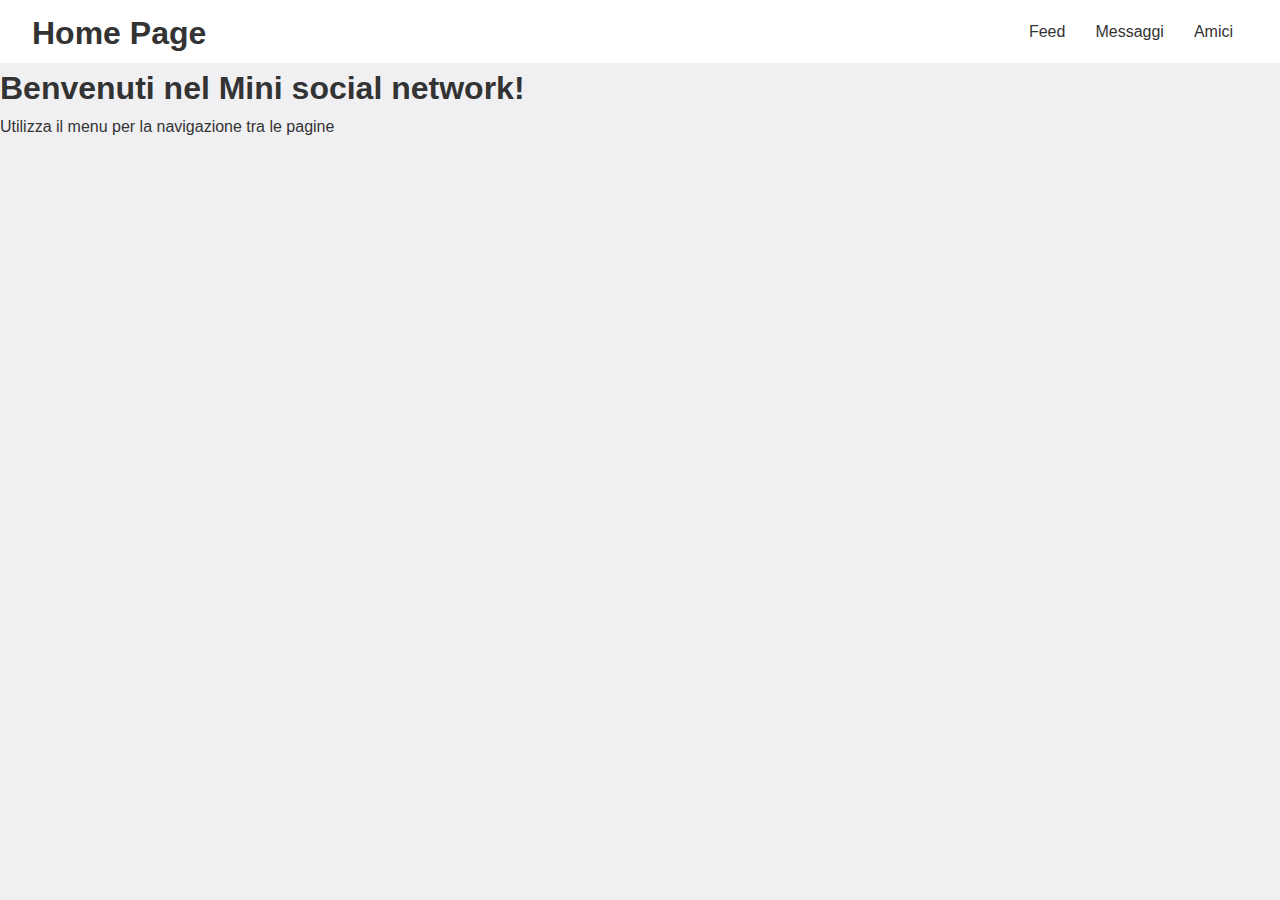
<file: index.html>
<!DOCTYPE html>
<html lang="en">
<head>
    <meta charset="UTF-8">
    <meta name="viewport" content="width=device-width, initial-scale=1.0">
    <meta name="description" content="HomePage: Una piattaforma sociale interattiva per condividere post, commenti e reazioni con animazioni coinvolgenti.">
    <meta http-equiv="Cache-Control" content="no-store, no-cache, must-revalidate, max-age=0">
    <title>Mini Social Network</title>
    <!-- file css globale -->
    <link rel="stylesheet" href="css/global.css">
</head>
<body>
    <!-- header con navigazione globale -->
    <header>
        <h1>Home Page</h1>
        <nav>
            <a href="feed.html">Feed</a>
            <a href="email.html">Messaggi</a>
            <a href="friends.html">Amici</a>
        </nav>
    </header>

    <main>
        <h1>Benvenuti nel Mini social network!</h1>
        <p>Utilizza il menu per la navigazione tra le pagine</p>
    </main>
</body>
</html>
</file>
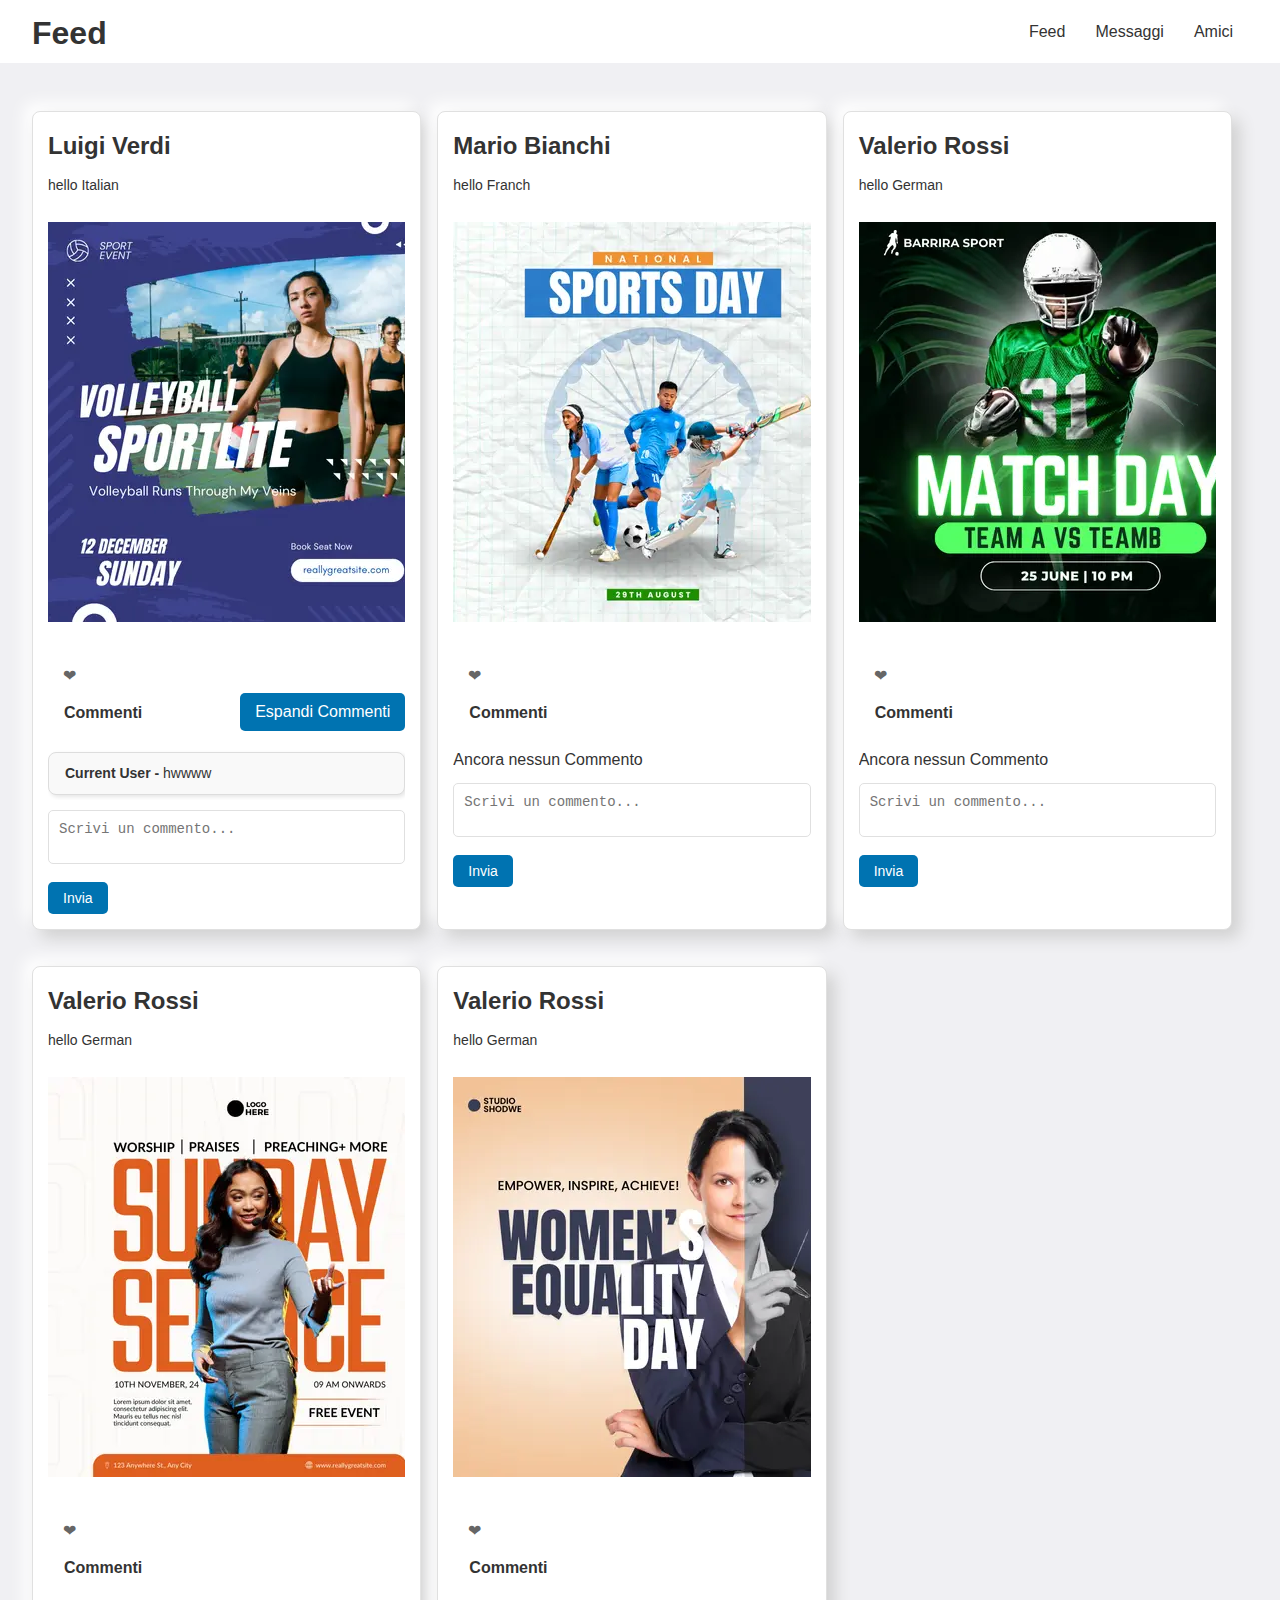
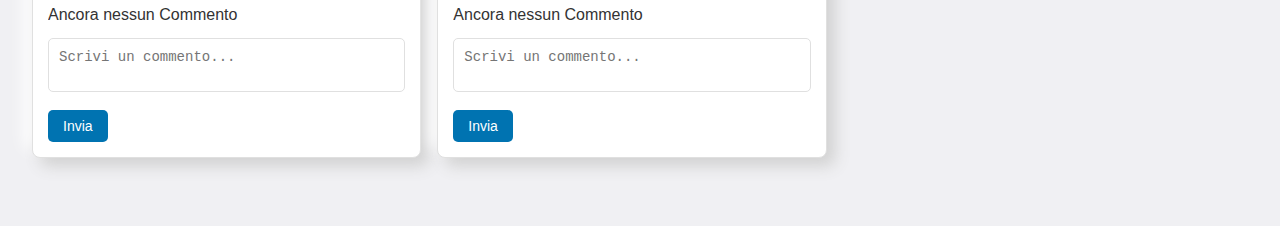
<file: feed.html>
<!DOCTYPE html>
<html lang="en">
<head>
    <meta charset="UTF-8">
    <meta name="viewport" content="width=device-width, initial-scale=1.0">
    <meta name="description" content="Feed: Una piattaforma sociale interattiva per condividere post, commenti e reazioni con animazioni coinvolgenti.">
    <meta http-equiv="Cache-Control" content="no-store, no-cache, must-revalidate, max-age=0">
    <title>Feed</title>
    <link rel="stylesheet" href="css/global.css">
    <link rel="stylesheet" href="css/feed.css">
    <link rel="stylesheet" href="css/media/feed-media.css">
</head>
<body>

    <div class="loader-container" id="loader">
        <div class="loader"></div>
    </div>

    <div id="appEmail">

        <header>
            <h1>Feed</h1>
            <nav>
                <a href="feed.html">Feed</a>
                <a href="email.html">Messaggi</a>
                <a href="friends.html">Amici</a>
            </nav>
        </header>
        
        <main id="feed-container"></main>
    </div>

    
    <script type="module" src="js/utils/dom.js"></script>
    <script type="module" src="js/modules/feed.js"></script>
</body>
</html>
</file>
<file: css/feed.css>
#mainEmail {
  width: 100%;
  height: 93vh;
  display: flex;
  flex-direction: row;
  overflow: hidden;
  background-color: #ffffff;
}

/* Contenitore del feed */
#feed-container {
  width: 100%;
  font-family: Arial, sans-serif;
  color: #333;
  display: flex;
  flex-wrap: wrap;
  align-items: stretch;
  gap: 1rem;
  margin: 1rem auto;
  padding: 2rem;
  justify-content: flex-start;
}

/* Card del post */
.post {
  width: calc(100% / 3 - 1rem);
  position: relative;
  margin-bottom: 20px;
  padding: 15px;
  height: auto;
  border-radius: 8px;
  background-color: #ffffff;
  box-shadow: 8px 8px 16px #d1d1d1, -8px -8px 16px #ffffff;
  border: 1px solid #e0e0e0;
}

.post h3 {
  font-size: 16px;
  color: #0073b1;
  margin: 0 0 5px;
  font-weight: bold;
}

.post p {
  font-size: 14px;
  margin: 10px 0;
  line-height: 1.5;
}

.container-canvas-img {
  position: relative;
  width: 100%;
  max-height: 500px;
  border-radius: 1rem;
  margin: 10px 0;
  overflow: hidden;
}

.post-image {
  display: block;
  max-width: 500px;
  max-height: 500px;
  padding: 1rem 0;
  object-fit: cover;
  border-radius: 5px;
  margin: 0 auto;
  border-radius: 1rem;
}

.reactions {
  display: flex;
  align-items: center;
  gap: 10px;
  margin-top: 10px;
}

.like-button {
  font-size: 16px;
  color: #666666;
  background: none;
  border: none;
  cursor: pointer;
  display: flex;
  align-items: center;
  gap: 5px;
  transition: color 0.3s ease, transform 0.2s ease;
}

.like-button.liked {
  color: #d93025;
  transform: scale(1.1);
}

/* Commenti */
.comments {
  margin-top: 15px;
  padding-top: 10px;
  border-top: 1px solid #e0e0e0;
}

.comment-top-container {
  display: flex;
  align-items: center;
  justify-content: space-between;
  padding-bottom: 1rem;
  padding-left: 1rem;
}

/* .comments p {
    font-size: 14px;
    margin: 5px 0;
    color: #555555;
  } */

textarea {
  width: 100%;
  margin-top: 10px;
  padding: 10px;
  border: 1px solid #e0e0e0;
  border-radius: 5px;
  font-size: 14px;
  resize: none;
}

textarea:focus {
  outline: none;
  border-color: #0073b1;
}

button {
  margin-top: 10px;
  padding: 8px 15px;
  font-size: 14px;
  color: #ffffff;
  background-color: #0073b1;
  border: none;
  border-radius: 5px;
  cursor: pointer;
}

button:hover {
  background-color: #005582;
}

/* Canvas per animazioni */
.bubbles-canvas {
  position: absolute;
  top: 0;
  left: 0;
  width: 100%;
  height: 100%;
  pointer-events: none;
}

.comments-list {
  max-height: 150px;
  /* Altezza massima predefinita */
  overflow-y: auto;
  /* Scroll se necessario */
  transition: max-height 0.3s ease;
}

.comment-emplty {
  height: 100px;
  background-color: #f9f9f9;
  border: 1px solid #ddd;
  border-radius: 8px;
  margin: 5px 0;
  box-shadow: 2px 2px 4px rgba(0, 0, 0, 0.1);
  font-size: 20px;
  padding: 10px 1rem;
  display: flex;
  align-items: center;
  justify-content: center;
  font-weight: 100;
  letter-spacing: 1px;
  color: gray;
}

.comment {
  background-color: #f9f9f9;
  border: 1px solid #ddd;
  border-radius: 8px;
  margin: 5px 0;
  box-shadow: 2px 2px 4px rgba(0, 0, 0, 0.1);
  font-size: 14px;
  padding: 0 1rem;
  overflow-wrap: break-word;
}

.expand-comments-button {
  background-color: #0073b1;
  color: white;
  border: none;
  border-radius: 5px;
  padding: 10px 15px;
  cursor: pointer;
  font-size: 16px;
  margin: 0;
}

.expand-comments-button:hover {
  background-color: #0056b3;
}
</file>
<file: css/media/feed-media.css>
@media (max-width: 1440px) {

    /* Card del post */
    .post {
      width: calc(100% / 3 - 1rem);
    }
  }
  
  @media (max-width: 1024px) {
  
    /* Card del post */
    .post {
      width: calc(100% / 2 - 1rem);
    }
  }
  
  @media (max-width: 768px) {
  
    /* Card del post */
    .post {
      width: 400px;
      margin: 0 auto;
    }
  
    #feed-container {
      display: flex;
      flex-wrap: wrap;
      flex-direction: column;
      align-items: flex-start;
      gap: 1rem;
      margin: 1rem auto;
      padding: 0;
      justify-content: center;
    }
  }
  
  
  
  @media (max-width: 425px) {
  
    /* Card del post */
    .post {
      width: 400px;
      margin: 0 auto;
    }
  
    #feed-container {
      display: flex;
      flex-wrap: wrap;
      flex-direction: column;
      align-items: flex-start;
      gap: 1rem;
      margin: 1rem auto;
      padding: 0;
      justify-content: center;
    }
  }
</file>
<file: css/global.css>
/* reset di base per margini e padding */
* {
    margin: 0;
    padding: 0;
    box-sizing: border-box;
}

/* stile per il corpo del documento */
body {
    font-family: Arial, sans-serif;
    background-color: #f0f0f3;
    color: #333;
    line-height: 1.6;
}

header {
    height: 7vh;
    display: flex;
    justify-content: space-between;
    background: #ffffff;
    padding: 0 2rem;
}

header h1 {
    padding-top: .5rem;
}

/* header menu di navigazione */
header nav {
    display: flex;
    justify-content: center;
    align-items: center;

}

/* link di navigazione */
header nav a {
    margin: 0 15px;
    text-decoration: none;
    color: #333;
}

.loader-container {
    width: 100%;
    height: 100vh;
    position: fixed;
    top: 0;
    left: 0;
    z-index: 1000;
    background-color: rgb(233, 233, 233);
    display: flex;
    align-items: center;
    justify-content: center;
  }

.loader {
    width: 50px;
    aspect-ratio: 1;
    border-radius: 50%;
    background:
        radial-gradient(farthest-side, #ffa516 94%, #0000) top/8px 8px no-repeat,
        conic-gradient(#0000 30%, #ffa516);
    -webkit-mask: radial-gradient(farthest-side, #0000 calc(100% - 8px), #000 0);
    animation: l13 1s infinite linear;
}

@keyframes l13 {
    100% {
        transform: rotate(1turn)
    }
}
</file>
